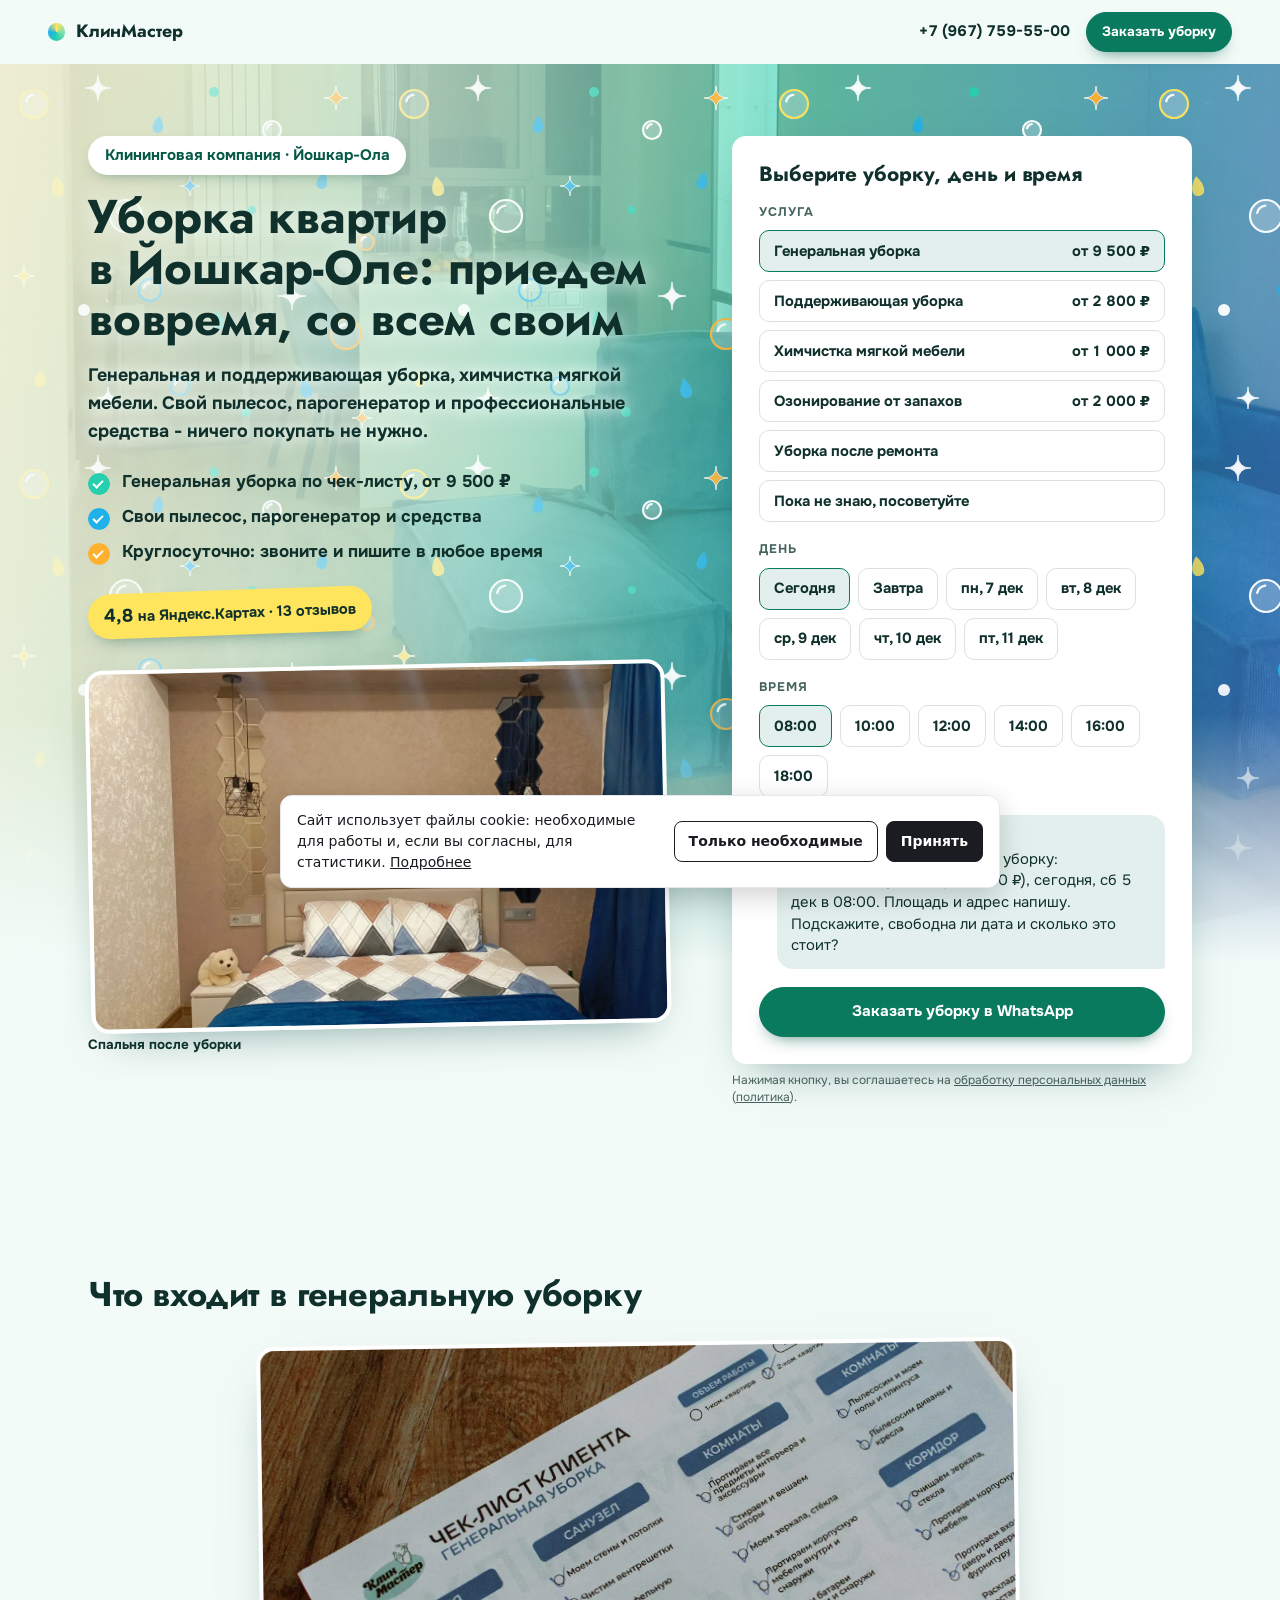
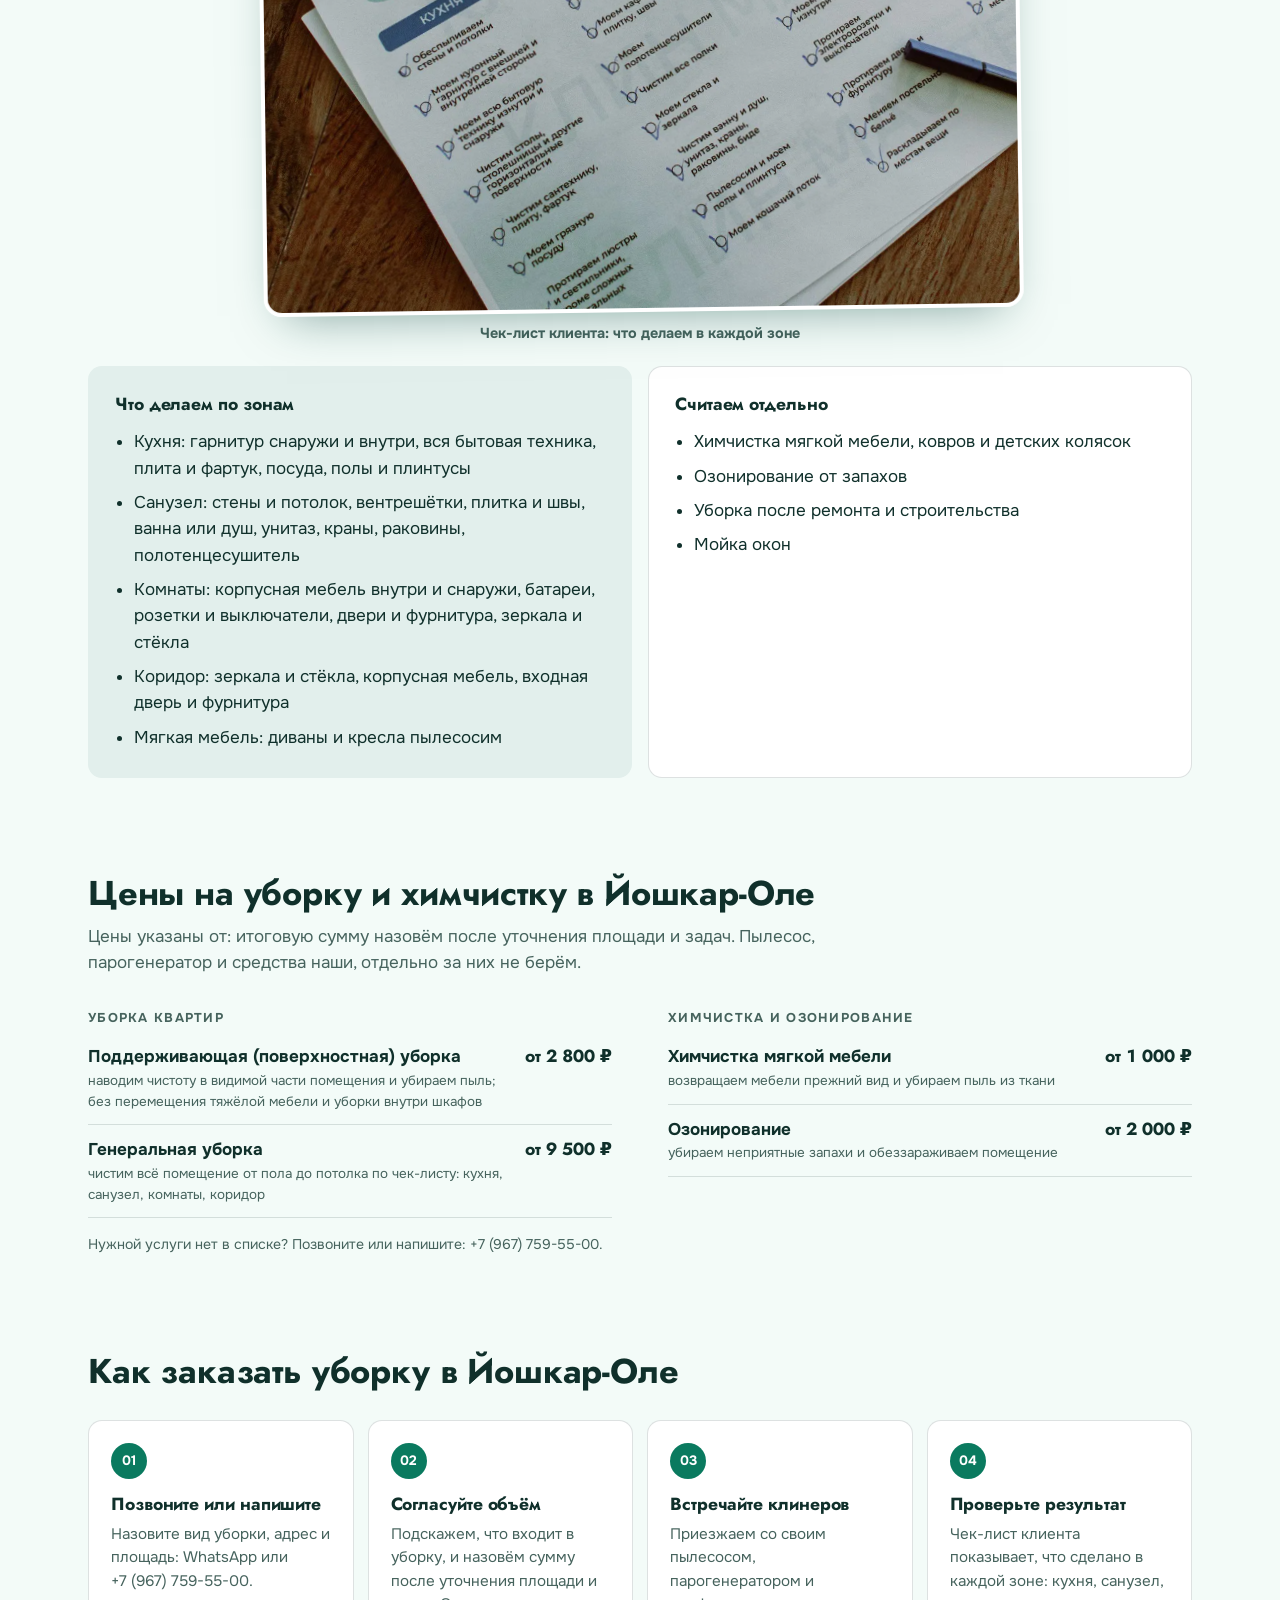
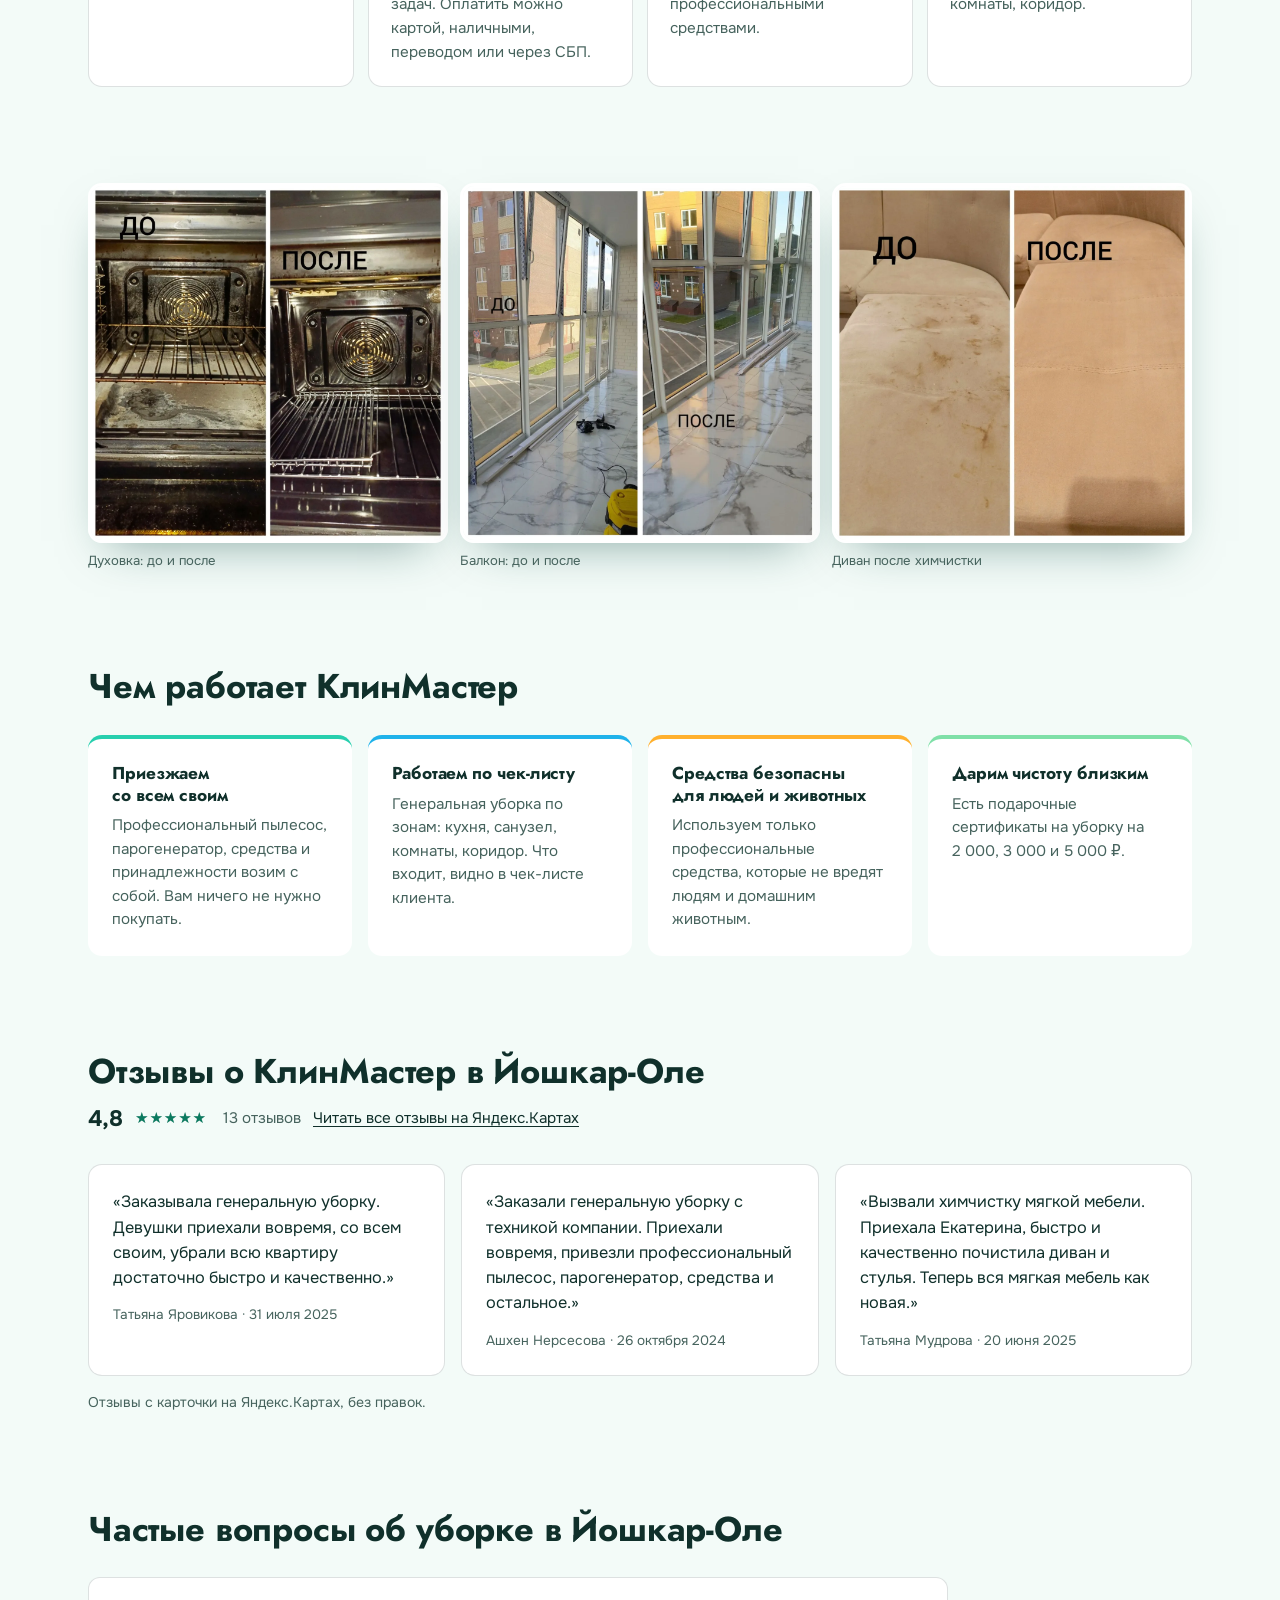
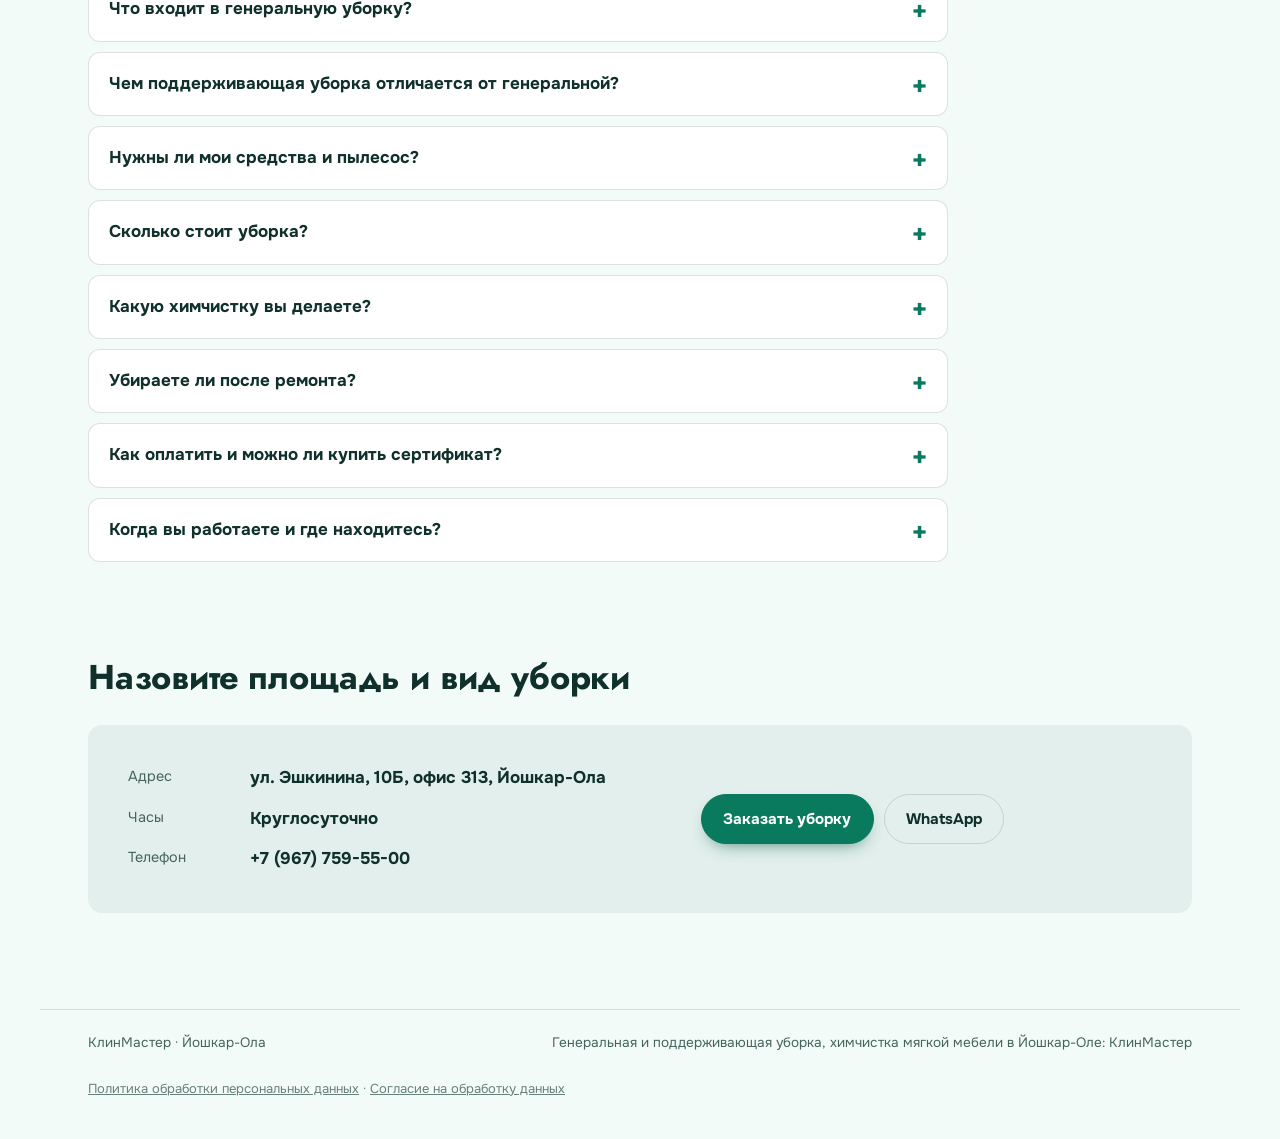
<file: index.html>
<!doctype html>
<html lang="ru">
<head>
<meta charset="utf-8">
<meta name="robots" content="noindex, nofollow" data-publish>
<meta name="viewport" content="width=device-width, initial-scale=1, viewport-fit=cover">
<title>Уборка квартир в Йошкар-Оле - КлинМастер: генеральная уборка, химчистка</title>
<link rel="canonical" href="https://ajax55sv-cell.github.io/klinmaster-yoshkar-ola/">
<meta name="description" content="КлинМастер в Йошкар-Оле: генеральная уборка от 9 500 ₽ по чек-листу, поддерживающая уборка от 2 800 ₽, химчистка мягкой мебели, озонирование. Свой пылесос, парогенератор и средства. 4,8 на Яндекс Картах, 13 отзывов. Звоните круглосуточно.">
<meta property="og:type" content="website">
<meta property="og:url" content="https://ajax55sv-cell.github.io/klinmaster-yoshkar-ola/">
<meta property="og:site_name" content="КлинМастер">
<meta property="og:locale" content="ru_RU">
<meta property="og:title" content="Уборка квартир в Йошкар-Оле - КлинМастер">
<meta property="og:description" content="КлинМастер в Йошкар-Оле: генеральная уборка от 9 500 ₽ по чек-листу, поддерживающая уборка от 2 800 ₽, химчистка мягкой мебели, озонирование. Свой пылесос, парогенератор и средства. 4,8 на Яндекс Картах, 13 отзывов. Звоните круглосуточно.">
<meta property="og:image" content="https://ajax55sv-cell.github.io/klinmaster-yoshkar-ola/assets/og.jpg">
<link rel="preload" as="font" type="font/woff2" href="assets/fonts/jost-cyrillic-700.woff2" crossorigin>
<link rel="preload" as="image" href="assets/hero.webp" fetchpriority="high">
<link rel="icon" href="data:image/svg+xml,%3Csvg xmlns=%27http://www.w3.org/2000/svg%27 viewBox=%270 0 32 32%27%3E%3Crect x=%276%27 y=%276%27 width=%2720%27 height=%2720%27 rx=%275%27 fill=%27%230a7a5f%27/%3E%3C/svg%3E">
<style>
@font-face{font-family:'Jost';font-style:normal;font-weight:700;font-display:swap;src:url('assets/fonts/jost-cyrillic-700.woff2') format('woff2');unicode-range:U+0301,U+0400-045F,U+0490-0491,U+04B0-04B1,U+2116;}
@font-face{font-family:'Jost';font-style:normal;font-weight:700;font-display:swap;src:url('assets/fonts/jost-latin-700.woff2') format('woff2');unicode-range:U+0000-00FF,U+0131,U+0152-0153,U+02BB-02BC,U+02C6,U+02DA,U+02DC,U+2000-206F,U+20AC,U+2122,U+2191,U+2193,U+2212,U+2215;}
@font-face{font-family:'Onest';font-style:normal;font-weight:400;font-display:swap;src:url('assets/fonts/onest-cyrillic-400.woff2') format('woff2');unicode-range:U+0301,U+0400-045F,U+0490-0491,U+04B0-04B1,U+2116;}
@font-face{font-family:'Onest';font-style:normal;font-weight:400;font-display:swap;src:url('assets/fonts/onest-latin-400.woff2') format('woff2');unicode-range:U+0000-00FF,U+0131,U+0152-0153,U+02BB-02BC,U+02C6,U+02DA,U+02DC,U+2000-206F,U+20AC,U+2122,U+2191,U+2193,U+2212,U+2215;}
@font-face{font-family:'Onest';font-style:normal;font-weight:700;font-display:swap;src:url('assets/fonts/onest-cyrillic-700.woff2') format('woff2');unicode-range:U+0301,U+0400-045F,U+0490-0491,U+04B0-04B1,U+2116;}
@font-face{font-family:'Onest';font-style:normal;font-weight:700;font-display:swap;src:url('assets/fonts/onest-latin-700.woff2') format('woff2');unicode-range:U+0000-00FF,U+0131,U+0152-0153,U+02BB-02BC,U+02C6,U+02DA,U+02DC,U+2000-206F,U+20AC,U+2122,U+2191,U+2193,U+2212,U+2215;}

:root { --c-canvas: #f3fbf8; --c-surface: #ffffff; --c-ink: #10302b; --c-ink-soft: #46635d; --c-accent: #0a7a5f; --c-accent-ink: #ffffff; --c-accent-deep: #065a46; --f-display: 'Jost', 'Trebuchet MS', 'Segoe UI', system-ui, sans-serif; --f-text: 'Onest', 'Segoe UI', system-ui, sans-serif; --h1k: 1; }
</style>
<link rel="stylesheet" href="style-prod.css">
<script type="application/ld+json">[{"@context":"https://schema.org","@type":"LocalBusiness","name":"КлинМастер","description":"Клининговая компания в Йошкар-Оле: генеральная и поддерживающая уборка квартир, химчистка мягкой мебели, ковров и детских колясок, озонирование, уборка после ремонта.","url":"https://ajax55sv-cell.github.io/klinmaster-yoshkar-ola/","image":"https://ajax55sv-cell.github.io/klinmaster-yoshkar-ola/assets/og.jpg","telephone":"+79677595500","openingHoursSpecification":[{"@type":"OpeningHoursSpecification","dayOfWeek":["Monday","Tuesday","Wednesday","Thursday","Friday","Saturday","Sunday"],"opens":"00:00","closes":"23:59"}],"address":{"@type":"PostalAddress","streetAddress":"улица Эшкинина, 10Б, офис 313","addressLocality":"Йошкар-Ола","addressRegion":"Республика Марий Эл","addressCountry":"RU"},"aggregateRating":{"@type":"AggregateRating","ratingValue":"4.8","ratingCount":"20","reviewCount":"13"},"paymentAccepted":"Наличные, банковская карта, банковский перевод, СБП","areaServed":{"@type":"City","name":"Йошкар-Ола"},"hasOfferCatalog":{"@type":"OfferCatalog","name":"Услуги","itemListElement":[{"@type":"Offer","itemOffered":{"@type":"Service","name":"Поддерживающая уборка"}},{"@type":"Offer","itemOffered":{"@type":"Service","name":"Генеральная уборка"}},{"@type":"Offer","itemOffered":{"@type":"Service","name":"Химчистка мягкой мебели"}},{"@type":"Offer","itemOffered":{"@type":"Service","name":"Озонирование"}},{"@type":"Offer","itemOffered":{"@type":"Service","name":"Уборка после ремонта"}},{"@type":"Offer","itemOffered":{"@type":"Service","name":"Химчистка ковров"}}]},"sameAs":["https://yandex.ru/maps/org/klinmaster/17429196065/"]},{"@context":"https://schema.org","@type":"FAQPage","mainEntity":[{"@type":"Question","name":"Что входит в генеральную уборку?","acceptedAnswer":{"@type":"Answer","text":"Работаем по чек-листу по зонам. На кухне моем гарнитур снаружи и внутри, технику, плиту и фартук. В санузле - плитку и швы, ванну или душ, унитаз и краны. В комнатах - мебель, батареи, розетки и двери. В коридоре - зеркала, мебель и входную дверь."}},{"@type":"Question","name":"Чем поддерживающая уборка отличается от генеральной?","acceptedAnswer":{"@type":"Answer","text":"Поддерживающая наводит чистоту в видимой части помещения и убирает пыль: без перемещения тяжёлой мебели, уборки внутри шкафов и удаления сильных пятен. Генеральная - это чистка всего помещения от пола до потолка."}},{"@type":"Question","name":"Нужны ли мои средства и пылесос?","acceptedAnswer":{"@type":"Answer","text":"Нет. Приезжаем со своим профессиональным пылесосом, парогенератором, средствами и принадлежностями."}},{"@type":"Question","name":"Сколько стоит уборка?","acceptedAnswer":{"@type":"Answer","text":"Поддерживающая уборка - от 2 800 ₽, генеральная - от 9 500 ₽, химчистка мягкой мебели - от 1 000 ₽, озонирование - от 2 000 ₽. Точную сумму называем после уточнения площади и задач."}},{"@type":"Question","name":"Какую химчистку вы делаете?","acceptedAnswer":{"@type":"Answer","text":"Чистим мягкую мебель, ковры, детские коляски и мягкие игрушки. Выезжаем на дом."}},{"@type":"Question","name":"Убираете ли после ремонта?","acceptedAnswer":{"@type":"Answer","text":"Да, убираем после ремонта и строительства, моем окна и балконы."}},{"@type":"Question","name":"Как оплатить и можно ли купить сертификат?","acceptedAnswer":{"@type":"Answer","text":"Оплатить можно картой, наличными, банковским переводом, безналичным расчётом или через СБП. Есть подарочные сертификаты на 2 000, 3 000 и 5 000 ₽."}},{"@type":"Question","name":"Когда вы работаете и где находитесь?","acceptedAnswer":{"@type":"Answer","text":"Работаем круглосуточно: звоните и пишите в любое время. Офис находится в Йошкар-Оле, на улице Эшкинина, 10Б, офис 313. Выезжаем на дом."}}]}]</script>
<style>
/* legal-add */
.legal-links{margin-top:10px;font-size:13px;opacity:.8;hyphens:none}
.legal-links a{color:inherit}
.ckn{margin:8px 0 0;font-size:12px;line-height:1.45;opacity:.75;hyphens:none}
.ckn a{color:inherit;text-decoration:underline}
.ckb{position:fixed;left:12px;right:12px;bottom:12px;z-index:9999;max-width:720px;margin:0 auto;padding:14px 16px;background:#fff;color:#1b1c22;border:1px solid #e7e8ee;border-radius:12px;box-shadow:0 8px 28px rgba(0,0,0,.18);font:400 14px/1.5 system-ui,-apple-system,"Segoe UI",Arial,sans-serif;hyphens:none;display:flex;gap:12px;align-items:center;flex-wrap:wrap}
.ckb p{margin:0;flex:1 1 280px}
.ckb a{color:inherit;text-decoration:underline}
.ckb__b{display:flex;gap:8px;flex-wrap:wrap}
.ckb button{font:inherit;font-weight:600;padding:9px 14px;border-radius:8px;border:1px solid #1b1c22;background:#fff;color:#1b1c22;cursor:pointer}
.ckb button[data-v="all"]{background:#1b1c22;color:#fff}
</style>
</head>
<body class="s-prod" id="top" data-wa="79677595500" data-tg="" data-max="">
<header class="s-bar" data-s-bar>
  <a class="s-bar__brand" href="#top"><i aria-hidden="true"></i>КлинМастер</a>
  <div class="s-bar__right">
    <a class="s-bar__tel" href="tel:+79677595500"><span class="nw">+7 (967) 759-55-00</span></a>
    <a class="s-btn s-btn--sm" href="#widget">Заказать уборку</a>
  </div>
</header>
<main>
  <section class="s-hero">
    <div class="s-hero__text">
      <p class="s-eyebrow">Клининговая компания · <span class="nw">Йошкар-Ола</span></p>
      <h1>Уборка квартир в <span class="nw">Йошкар-Оле</span>: приедем вовремя, со всем своим</h1>
      <p class="s-lead">Генеральная и поддерживающая уборка, химчистка мягкой мебели. Свой пылесос, парогенератор и профессиональные средства - ничего покупать не нужно.</p>
      <ul class="s-ticks"><li>Генеральная уборка по <span class="nw">чек-листу</span>, от 9 500 ₽</li><li>Свои пылесос, парогенератор и средства</li><li>Круглосуточно: звоните и пишите в любое время</li></ul>
      <p class="s-rating"><b>4,8</b> на Яндекс.Картах · 13 отзывов</p>
      <figure class="s-hero__photo"><img class="" src="assets/spalnya.webp" alt="Спальня после уборки: заправленная кровать с синим покрывалом, чистые стены и пол" loading="lazy" decoding="async" style="object-position:50% 55%"><figcaption>Спальня после уборки</figcaption></figure>
    </div>
    <div class="s-hero__widget" id="widget"><form class="s-widget" data-s-booking data-days="7" data-closed="" data-slots="08:00,10:00,12:00,14:00,16:00,18:00" data-message="Здравствуйте! Хочу заказать уборку: {услуга}, {день} в {время}. Площадь и адрес напишу. Подскажите, свободна ли дата и сколько это стоит?" onsubmit="return false">
      <h2 class="s-widget__title">Выберите уборку, день и время</h2>
      <fieldset><legend>Услуга</legend>
        <div class="s-chips s-chips--col"><label class="s-chip s-chip--row"><input type="radio" name="svc" value="0" data-name="Генеральная уборка" data-price="9500" data-from="1" data-min="" checked><span>Генеральная уборка</span><b>от 9 500 ₽</b></label><label class="s-chip s-chip--row"><input type="radio" name="svc" value="1" data-name="Поддерживающая уборка" data-price="2800" data-from="1" data-min=""><span>Поддерживающая уборка</span><b>от 2 800 ₽</b></label><label class="s-chip s-chip--row"><input type="radio" name="svc" value="2" data-name="Химчистка мягкой мебели" data-price="1000" data-from="1" data-min=""><span>Химчистка мягкой мебели</span><b>от 1 000 ₽</b></label><label class="s-chip s-chip--row"><input type="radio" name="svc" value="3" data-name="Озонирование от запахов" data-price="2000" data-from="1" data-min=""><span>Озонирование от запахов</span><b>от 2 000 ₽</b></label><label class="s-chip s-chip--row"><input type="radio" name="svc" value="4" data-name="Уборка после ремонта" data-price="" data-from="" data-min=""><span>Уборка после ремонта</span><b></b></label><label class="s-chip s-chip--row"><input type="radio" name="svc" value="5" data-name="Пока не знаю, посоветуйте" data-price="" data-from="" data-min=""><span>Пока не знаю, посоветуйте</span><b></b></label></div>
      </fieldset>
      <fieldset><legend>День</legend><div class="s-chips" data-s-days></div></fieldset>
      <fieldset><legend>Время</legend><div class="s-chips" data-s-times></div></fieldset>
      <div class="s-bubble" aria-live="polite"><span class="s-bubble__label">Ваше сообщение</span><p data-s-bubble></p></div>
      <div class="s-send">
        <a class="s-btn s-btn--wide" data-s-msg="whatsapp" href="https://wa.me/79677595500" target="_blank" rel="noopener">Заказать уборку в WhatsApp</a>
        
      </div>
      <p class="s-send__note" data-s-copied hidden>Текст скопирован - вставьте его в чат.</p>
      
    </form><p class="ckn">Нажимая кнопку, вы соглашаетесь на <a href="soglasie.html">обработку персональных данных</a> (<a href="politika.html">политика</a>).</p></div>
    <figure class="s-hero__bg" aria-hidden="true"><img class="" src="assets/hero.webp" alt="Светлая чистая гостиная с синим диваном и кухней-островом после уборки" decoding="async" style="object-position:50% 55%" fetchpriority="high"></figure>
  </section>

  <section class="s-section s-reveal">
    <header class="s-section__head"><h2>Что входит в генеральную уборку</h2></header>
    <figure class="s-chk"><img src="assets/chek-list.webp" alt="Чек-лист клиента «Генеральная уборка» КлинМастер: зоны кухня, санузел, комнаты, коридор с галочками у каждого пункта" loading="lazy" decoding="async"><figcaption><span class="nw">Чек-лист</span> клиента: что делаем в каждой зоне</figcaption></figure>
    <div class="s-incl">
      <div><h3>Что делаем по зонам</h3><ul><li>Кухня: гарнитур снаружи и внутри, вся бытовая техника, плита и фартук, посуда, полы и плинтусы</li><li>Санузел: стены и потолок, вентрешётки, плитка и швы, ванна или душ, унитаз, краны, раковины, полотенцесушитель</li><li>Комнаты: корпусная мебель внутри и снаружи, батареи, розетки и выключатели, двери и фурнитура, зеркала и стёкла</li><li>Коридор: зеркала и стёкла, корпусная мебель, входная дверь и фурнитура</li><li>Мягкая мебель: диваны и кресла пылесосим</li></ul></div>
      <div><h3>Считаем отдельно</h3><ul><li>Химчистка мягкой мебели, ковров и детских колясок</li><li>Озонирование от запахов</li><li>Уборка после ремонта и строительства</li><li>Мойка окон</li></ul></div>
    </div>
  </section>

  <section class="s-section s-reveal" id="prices">
    <header class="s-section__head"><h2>Цены на уборку и химчистку в <span class="nw">Йошкар-Оле</span></h2><p>Цены указаны от: итоговую сумму назовём после уточнения площади и задач. Пылесос, парогенератор и средства наши, отдельно за них не берём.</p></header>
    <div class="s-board"><div class="s-board__group">
      <h3 class="s-board__title">Уборка квартир</h3>
      <ul class="s-board__list">
        <li class="s-board__row"><span class="s-board__name">Поддерживающая (поверхностная) уборка<em>наводим чистоту в видимой части помещения и убираем пыль; без перемещения тяжёлой мебели и уборки внутри шкафов</em></span><span class="s-board__dots" aria-hidden="true"></span><span class="s-board__price">от 2 800 ₽</span></li>
        <li class="s-board__row"><span class="s-board__name">Генеральная уборка<em>чистим всё помещение от пола до потолка по <span class="nw">чек-листу</span>: кухня, санузел, комнаты, коридор</em></span><span class="s-board__dots" aria-hidden="true"></span><span class="s-board__price">от 9 500 ₽</span></li>
      </ul>
    </div>
<div class="s-board__group">
      <h3 class="s-board__title">Химчистка и озонирование</h3>
      <ul class="s-board__list">
        <li class="s-board__row"><span class="s-board__name">Химчистка мягкой мебели<em>возвращаем мебели прежний вид и убираем пыль из ткани</em></span><span class="s-board__dots" aria-hidden="true"></span><span class="s-board__price">от 1 000 ₽</span></li>
        <li class="s-board__row"><span class="s-board__name">Озонирование<em>убираем неприятные запахи и обеззараживаем помещение</em></span><span class="s-board__dots" aria-hidden="true"></span><span class="s-board__price">от 2 000 ₽</span></li>
      </ul>
    </div></div>
    <p class="s-note">Нужной услуги нет в списке? Позвоните или напишите: <span class="nw">+7 (967) 759-55-00</span>.</p>
  </section>

  <section class="s-section s-reveal">
    <header class="s-section__head"><h2>Как заказать уборку в <span class="nw">Йошкар-Оле</span></h2></header>
    <ol class="s-steps">
      <li class="s-steps__item"><span class="s-steps__n">01</span><h3>Позвоните или напишите</h3><p>Назовите вид уборки, адрес и площадь: WhatsApp или <span class="nw">+7 (967) 759-55-00</span>.</p></li>
      <li class="s-steps__item"><span class="s-steps__n">02</span><h3>Согласуйте объём</h3><p>Подскажем, что входит в уборку, и назовём сумму после уточнения площади и задач. Оплатить можно картой, наличными, переводом или через СБП.</p></li>
      <li class="s-steps__item"><span class="s-steps__n">03</span><h3>Встречайте клинеров</h3><p>Приезжаем со своим пылесосом, парогенератором и профессиональными средствами.</p></li>
      <li class="s-steps__item"><span class="s-steps__n">04</span><h3>Проверьте результат</h3><p><span class="nw">Чек-лист</span> клиента показывает, что сделано в каждой зоне: кухня, санузел, комнаты, коридор.</p></li>
    </ol>
  </section>

  <section class="s-photos s-reveal" aria-label="Фото КлинМастер"><h2 class="sr-only">Фото работ КлинМастер в <span class="nw">Йошкар-Оле</span>: духовка, балкон и диван до и после</h2><figure><img class="" src="assets/duhovka.webp" alt="Духовка до и после уборки: слева налёт и нагар, справа чистые стенки и решётка" loading="lazy" decoding="async"><figcaption>Духовка: до и после</figcaption></figure><figure><img class="" src="assets/balkon.webp" alt="Балкон с панорамными окнами до и после уборки: справа чистые стёкла и блестящий мраморный пол" loading="lazy" decoding="async"><figcaption>Балкон: до и после</figcaption></figure><figure><img class="" src="assets/divan.webp" alt="Диван до и после химчистки: слева пятна на ткани, справа чистая обивка" loading="lazy" decoding="async"><figcaption>Диван после химчистки</figcaption></figure></section>

  <section class="s-section s-reveal">
    <header class="s-section__head"><h2>Чем работает КлинМастер</h2></header>
    <ul class="s-promises">
      <li><h3>Приезжаем со всем своим</h3><p>Профессиональный пылесос, парогенератор, средства и принадлежности возим с собой. Вам ничего не нужно покупать.</p></li>
      <li><h3>Работаем по <span class="nw">чек-листу</span></h3><p>Генеральная уборка по зонам: кухня, санузел, комнаты, коридор. Что входит, видно в <span class="nw">чек-листе</span> клиента.</p></li>
      <li><h3>Средства безопасны для людей и животных</h3><p>Используем только профессиональные средства, которые не вредят людям и домашним животным.</p></li>
      <li><h3>Дарим чистоту близким</h3><p>Есть подарочные сертификаты на уборку на 2 000, 3 000 и 5 000 ₽.</p></li>
    </ul>
  </section>

  <section class="s-section s-reveal">
    <header class="s-section__head s-section__head--reviews"><h2>Отзывы о КлинМастер в <span class="nw">Йошкар-Оле</span></h2><p class="s-reviews__rating"><span class="s-reviews__num">4,8</span><span class="s-reviews__stars" style="--r: 4.8" aria-label="рейтинг 4,8 из 5"></span><span class="s-reviews__count">13 отзывов</span><a class="s-reviews__all" href="https://yandex.ru/maps/org/klinmaster/17429196065/" target="_blank" rel="noopener">Читать все отзывы на Яндекс.Картах</a></p></header>
    <ul class="s-reviews">
      <li><blockquote>«Заказывала генеральную уборку. Девушки приехали вовремя, со всем своим, убрали всю квартиру достаточно быстро и качественно.»</blockquote><p class="s-reviews__who">Татьяна Яровикова · 31 июля 2025</p></li>
      <li><blockquote>«Заказали генеральную уборку с техникой компании. Приехали вовремя, привезли профессиональный пылесос, парогенератор, средства и остальное.»</blockquote><p class="s-reviews__who">Ашхен Нерсесова · 26 октября 2024</p></li>
      <li><blockquote>«Вызвали химчистку мягкой мебели. Приехала Екатерина, быстро и качественно почистила диван и стулья. Теперь вся мягкая мебель как новая.»</blockquote><p class="s-reviews__who">Татьяна Мудрова · 20 июня 2025</p></li>
    </ul>
    <p class="s-note">Отзывы с карточки на Яндекс.Картах, без правок.</p>
  </section>

  <section class="s-section s-reveal">
    <header class="s-section__head"><h2>Частые вопросы об уборке в <span class="nw">Йошкар-Оле</span></h2></header>
    <div class="s-faq"><details><summary>Что входит в генеральную уборку?</summary><p>Работаем по <span class="nw">чек-листу</span> по зонам. На кухне моем гарнитур снаружи и внутри, технику, плиту и фартук. В санузле - плитку и швы, ванну или душ, унитаз и краны. В комнатах - мебель, батареи, розетки и двери. В коридоре - зеркала, мебель и входную дверь.</p></details><details><summary>Чем поддерживающая уборка отличается от генеральной?</summary><p>Поддерживающая наводит чистоту в видимой части помещения и убирает пыль: без перемещения тяжёлой мебели, уборки внутри шкафов и удаления сильных пятен. Генеральная - это чистка всего помещения от пола до потолка.</p></details><details><summary>Нужны ли мои средства и пылесос?</summary><p>Нет. Приезжаем со своим профессиональным пылесосом, парогенератором, средствами и принадлежностями.</p></details><details><summary>Сколько стоит уборка?</summary><p>Поддерживающая уборка - от 2 800 ₽, генеральная - от 9 500 ₽, химчистка мягкой мебели - от 1 000 ₽, озонирование - от 2 000 ₽. Точную сумму называем после уточнения площади и задач.</p></details><details><summary>Какую химчистку вы делаете?</summary><p>Чистим мягкую мебель, ковры, детские коляски и мягкие игрушки. Выезжаем на дом.</p></details><details><summary>Убираете ли после ремонта?</summary><p>Да, убираем после ремонта и строительства, моем окна и балконы.</p></details><details><summary>Как оплатить и можно ли купить сертификат?</summary><p>Оплатить можно картой, наличными, банковским переводом, безналичным расчётом или через СБП. Есть подарочные сертификаты на 2 000, 3 000 и 5 000 ₽.</p></details><details><summary>Когда вы работаете и где находитесь?</summary><p>Работаем круглосуточно: звоните и пишите в любое время. Офис находится в <span class="nw">Йошкар-Оле</span>, на улице Эшкинина, 10Б, офис 313. Выезжаем на дом.</p></details></div>
  </section>

  <section class="s-section s-final s-reveal" id="contacts">
    <header class="s-section__head"><h2>Назовите площадь и вид уборки</h2></header>
    <div class="s-contacts">
      <dl>
        <div><dt>Адрес</dt><dd>ул. Эшкинина, 10Б, офис 313, <span class="nw">Йошкар-Ола</span></dd></div>
        <div><dt>Часы</dt><dd>Круглосуточно</dd></div>
        <div><dt>Телефон</dt><dd><a href="tel:+79677595500"><span class="nw">+7 (967) 759-55-00</span></a></dd></div>
      </dl>
      <div class="s-contacts__actions">
        <a class="s-btn" href="#widget">Заказать уборку</a>
        <a class="s-btn s-btn--ghost" data-s-msg="whatsapp" href="https://wa.me/79677595500" target="_blank" rel="noopener">WhatsApp</a>
        
      </div>
    </div>
  </section>
</main>
<footer class="s-foot"><p>КлинМастер · <span class="nw">Йошкар-Ола</span></p><p>Генеральная и поддерживающая уборка, химчистка мягкой мебели в <span class="nw">Йошкар-Оле</span>: КлинМастер</p><p class="legal-links"><a href="politika.html">Политика обработки персональных данных</a> · <a href="soglasie.html">Согласие на обработку данных</a></p></footer>
<nav class="s-dock" aria-label="Быстрая связь"><a class="s-btn" href="#widget">Заказать уборку</a><a class="s-btn s-btn--ghost" href="tel:+79677595500">Позвонить</a></nav>
<script src="style.js" defer></script>
<script>
(function(){var K='cookie-choice';try{if(localStorage.getItem(K))return}catch(e){}
var b=document.createElement('div');b.className='ckb';b.setAttribute('role','dialog');b.setAttribute('aria-label','Файлы cookie');
b.innerHTML='<p>Сайт использует файлы cookie: необходимые для работы и, если вы согласны, для статистики. <a href="politika.html">Подробнее</a></p><div class="ckb__b"><button type="button" data-v="necessary">Только необходимые</button><button type="button" data-v="all">Принять</button></div>';
b.addEventListener('click',function(e){var v=e.target.getAttribute&&e.target.getAttribute('data-v');if(!v)return;try{localStorage.setItem(K,v)}catch(x){}try{document.dispatchEvent(new CustomEvent('cookie-choice',{detail:v}))}catch(x){}b.remove()});
document.body.appendChild(b)})();
</script>
<!-- legal-add -->
</body>
</html>
</file>
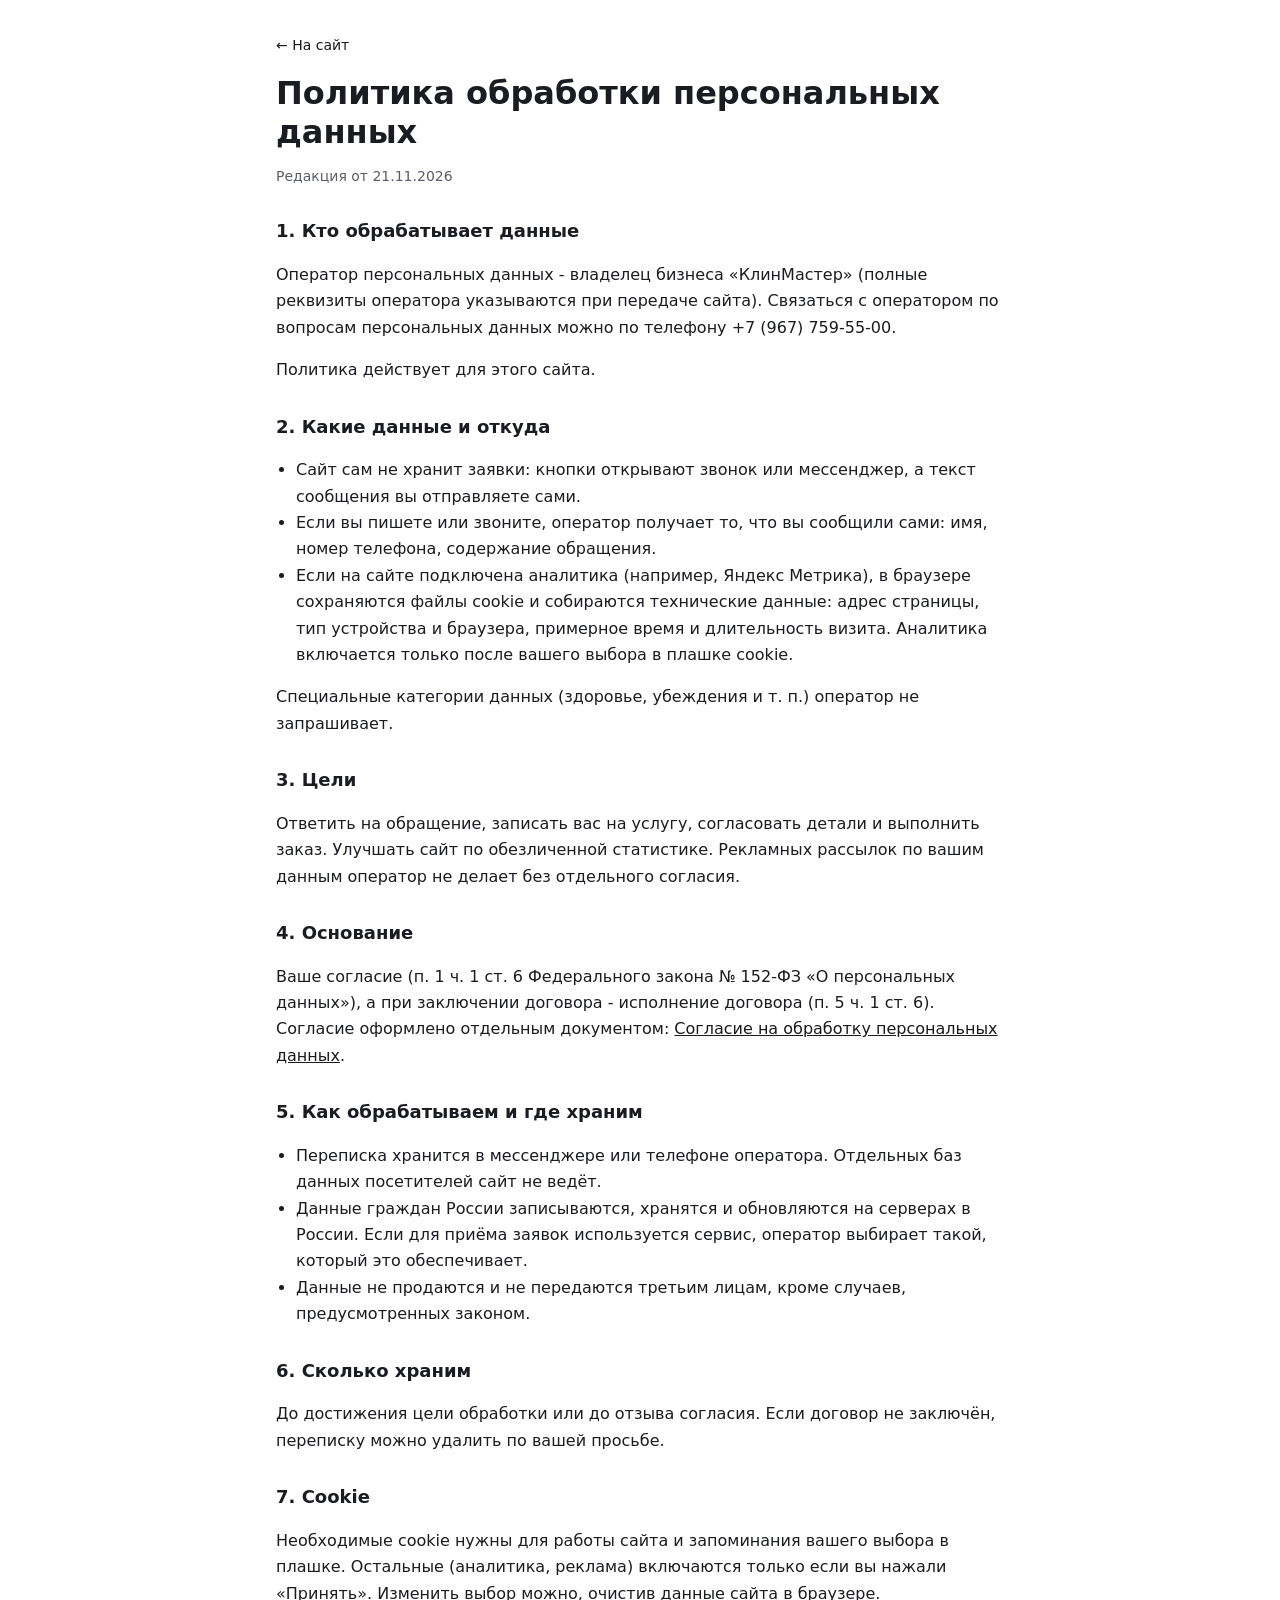
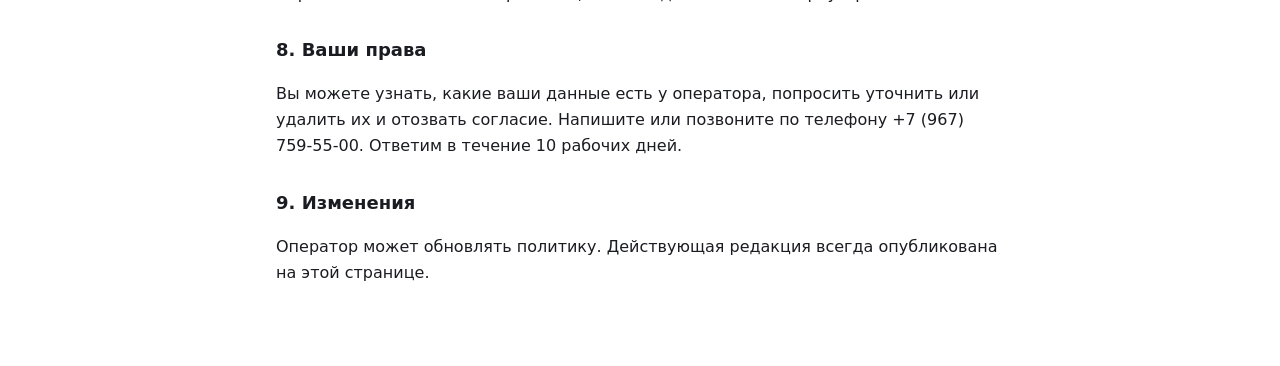
<file: politika.html>
<!doctype html>
<html lang="ru">
<head>
<meta charset="utf-8">
<meta name="viewport" content="width=device-width, initial-scale=1">
<title>Политика обработки персональных данных - КлинМастер</title>
<style>:root{--accent:#1a1a1a;--ink:#1b1c22;--ink-2:#5b5d68;--line:#e7e8ee}
*{box-sizing:border-box}
html,body,h1,h2,p,li{hyphens:none;-webkit-hyphens:none}
body{margin:0;background:#fff;color:var(--ink);font:400 16px/1.65 system-ui,-apple-system,"Segoe UI",Arial,sans-serif}
main{max-width:760px;margin:0 auto;padding:32px 16px 64px}
a{color:var(--accent)}
h1{font-size:clamp(24px,4vw,32px);line-height:1.2;margin:16px 0 6px}
h2{font-size:18px;margin:28px 0 8px}
.muted{color:var(--ink-2);font-size:14px}
.back{font-size:14px;text-decoration:none}
ul{padding-left:20px}</style>
</head>
<body>
<main>
<a class="back" href="./">← На сайт</a>
<h1>Политика обработки персональных данных</h1>
<p class="muted">Редакция от 21.11.2026</p>

<h2>1. Кто обрабатывает данные</h2>
<p>Оператор персональных данных - владелец бизнеса «КлинМастер» (полные реквизиты оператора указываются при передаче сайта). Связаться с оператором по вопросам персональных данных можно по телефону +7 (967) 759-55-00.</p>
<p>Политика действует для этого сайта.</p>

<h2>2. Какие данные и откуда</h2>
<ul>
<li>Сайт сам не хранит заявки: кнопки открывают звонок или мессенджер, а текст сообщения вы отправляете сами.</li>
<li>Если вы пишете или звоните, оператор получает то, что вы сообщили сами: имя, номер телефона, содержание обращения.</li>
<li>Если на сайте подключена аналитика (например, Яндекс Метрика), в браузере сохраняются файлы cookie и собираются технические данные: адрес страницы, тип устройства и браузера, примерное время и длительность визита. Аналитика включается только после вашего выбора в плашке cookie.</li>
</ul>
<p>Специальные категории данных (здоровье, убеждения и т. п.) оператор не запрашивает.</p>

<h2>3. Цели</h2>
<p>Ответить на обращение, записать вас на услугу, согласовать детали и выполнить заказ. Улучшать сайт по обезличенной статистике. Рекламных рассылок по вашим данным оператор не делает без отдельного согласия.</p>

<h2>4. Основание</h2>
<p>Ваше согласие (п. 1 ч. 1 ст. 6 Федерального закона № 152-ФЗ «О персональных данных»), а при заключении договора - исполнение договора (п. 5 ч. 1 ст. 6). Согласие оформлено отдельным документом: <a href="soglasie.html">Согласие на обработку персональных данных</a>.</p>

<h2>5. Как обрабатываем и где храним</h2>
<ul>
<li>Переписка хранится в мессенджере или телефоне оператора. Отдельных баз данных посетителей сайт не ведёт.</li>
<li>Данные граждан России записываются, хранятся и обновляются на серверах в России. Если для приёма заявок используется сервис, оператор выбирает такой, который это обеспечивает.</li>
<li>Данные не продаются и не передаются третьим лицам, кроме случаев, предусмотренных законом.</li>
</ul>

<h2>6. Сколько храним</h2>
<p>До достижения цели обработки или до отзыва согласия. Если договор не заключён, переписку можно удалить по вашей просьбе.</p>

<h2>7. Cookie</h2>
<p>Необходимые cookie нужны для работы сайта и запоминания вашего выбора в плашке. Остальные (аналитика, реклама) включаются только если вы нажали «Принять». Изменить выбор можно, очистив данные сайта в браузере.</p>

<h2>8. Ваши права</h2>
<p>Вы можете узнать, какие ваши данные есть у оператора, попросить уточнить или удалить их и отозвать согласие. Напишите или позвоните по телефону +7 (967) 759-55-00. Ответим в течение 10 рабочих дней.</p>

<h2>9. Изменения</h2>
<p>Оператор может обновлять политику. Действующая редакция всегда опубликована на этой странице.</p>

</main>
</body>
</html>
</file>
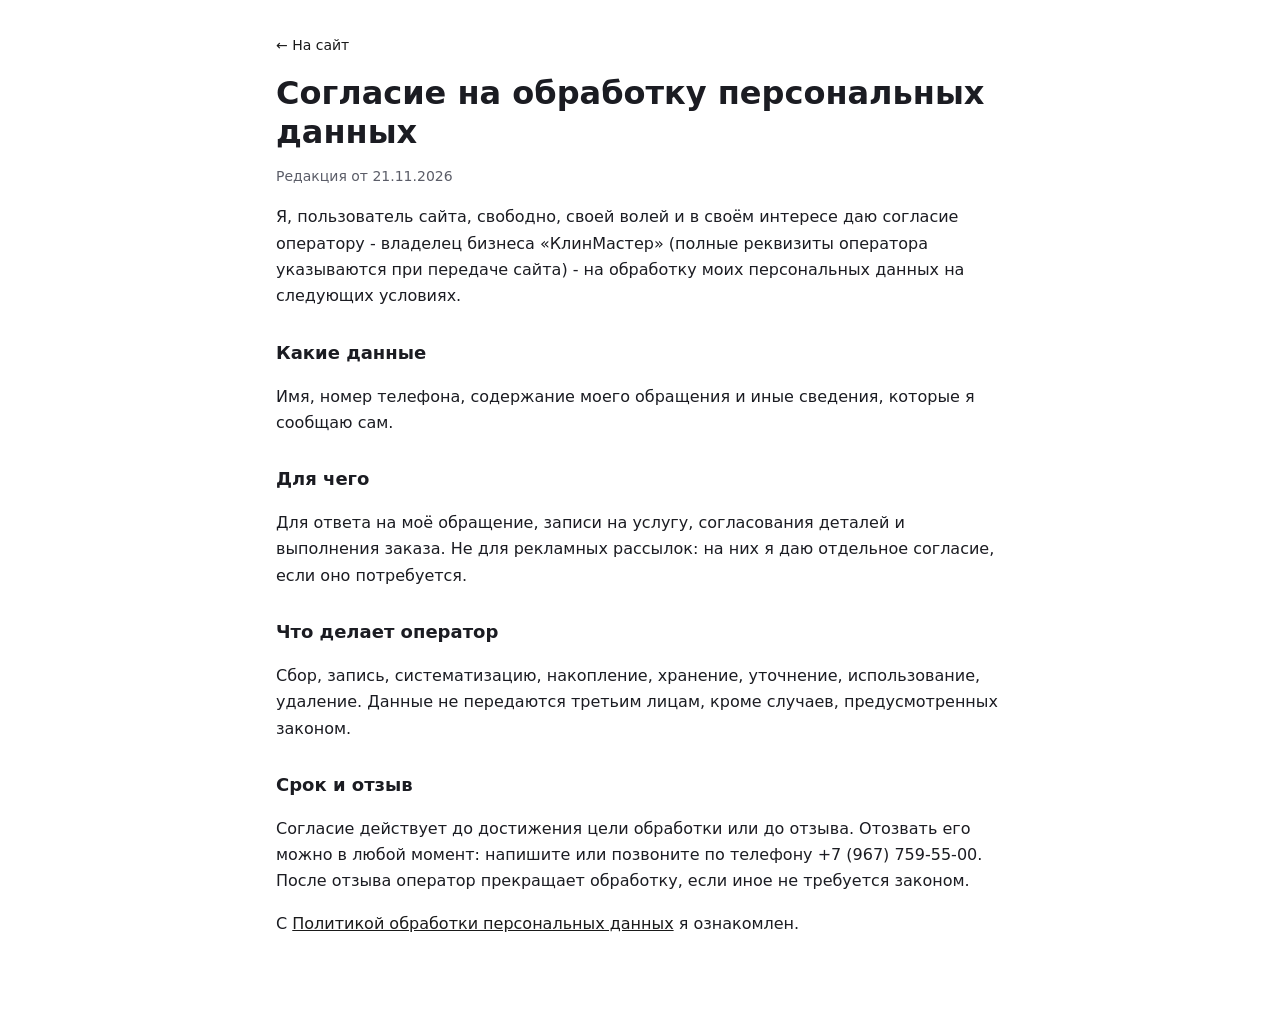
<file: soglasie.html>
<!doctype html>
<html lang="ru">
<head>
<meta charset="utf-8">
<meta name="viewport" content="width=device-width, initial-scale=1">
<title>Согласие на обработку персональных данных - КлинМастер</title>
<style>:root{--accent:#1a1a1a;--ink:#1b1c22;--ink-2:#5b5d68;--line:#e7e8ee}
*{box-sizing:border-box}
html,body,h1,h2,p,li{hyphens:none;-webkit-hyphens:none}
body{margin:0;background:#fff;color:var(--ink);font:400 16px/1.65 system-ui,-apple-system,"Segoe UI",Arial,sans-serif}
main{max-width:760px;margin:0 auto;padding:32px 16px 64px}
a{color:var(--accent)}
h1{font-size:clamp(24px,4vw,32px);line-height:1.2;margin:16px 0 6px}
h2{font-size:18px;margin:28px 0 8px}
.muted{color:var(--ink-2);font-size:14px}
.back{font-size:14px;text-decoration:none}
ul{padding-left:20px}</style>
</head>
<body>
<main>
<a class="back" href="./">← На сайт</a>
<h1>Согласие на обработку персональных данных</h1>
<p class="muted">Редакция от 21.11.2026</p>

<p>Я, пользователь сайта, свободно, своей волей и в своём интересе даю согласие оператору - владелец бизнеса «КлинМастер» (полные реквизиты оператора указываются при передаче сайта) - на обработку моих персональных данных на следующих условиях.</p>

<h2>Какие данные</h2>
<p>Имя, номер телефона, содержание моего обращения и иные сведения, которые я сообщаю сам.</p>

<h2>Для чего</h2>
<p>Для ответа на моё обращение, записи на услугу, согласования деталей и выполнения заказа. Не для рекламных рассылок: на них я даю отдельное согласие, если оно потребуется.</p>

<h2>Что делает оператор</h2>
<p>Сбор, запись, систематизацию, накопление, хранение, уточнение, использование, удаление. Данные не передаются третьим лицам, кроме случаев, предусмотренных законом.</p>

<h2>Срок и отзыв</h2>
<p>Согласие действует до достижения цели обработки или до отзыва. Отозвать его можно в любой момент: напишите или позвоните по телефону +7 (967) 759-55-00. После отзыва оператор прекращает обработку, если иное не требуется законом.</p>

<p>С <a href="politika.html">Политикой обработки персональных данных</a> я ознакомлен.</p>

</main>
</body>
</html>
</file>
<file: style-prod.css>
/* Стиль «Продающий»: лендинг под заявки. Главная деталь – калькулятор или онлайн-запись на первом экране
   и живое «сообщение-превью», которое уходит владельцу в мессенджер. Цвета и шрифты – из палитры ниши. */
*, *::before, *::after { box-sizing: border-box; }
:root {
  --hair: color-mix(in srgb, var(--c-ink) 14%, transparent);
  --tint: color-mix(in srgb, var(--c-accent) 12%, var(--c-surface));
  --wrap: 1200px; --gut: clamp(16px, 4vw, 48px);
  --r: 14px;
  --shadow: 0 18px 50px -18px color-mix(in srgb, #000 55%, transparent);
}
html { scroll-behavior: smooth; -webkit-text-size-adjust: 100%; overflow-x: clip; }
body { margin: 0; background: var(--c-canvas); color: var(--c-ink); font: 400 17px/1.55 var(--f-text); -webkit-font-smoothing: antialiased; }
img { display: block; max-width: 100%; }
a { color: inherit; }
h1, h2, h3 { font-family: var(--f-display); font-weight: 700; line-height: 1.06; margin: 0; letter-spacing: -.015em; text-wrap: balance; }
p { margin: 0; }
fieldset { border: 0; margin: 0; padding: 0; min-width: 0; }
:focus-visible { outline: 2px solid var(--c-accent); outline-offset: 3px; border-radius: 4px; }

.s-btn { display: inline-flex; align-items: center; justify-content: center; min-height: 50px; padding: 0 1.4em; border-radius: 999px;
  background: var(--c-accent); color: var(--c-accent-ink); font: 700 .95rem/1.1 var(--f-text); text-decoration: none; border: 1px solid var(--c-accent);
  text-align: center; transition: filter .2s ease, transform .2s ease; cursor: pointer; }
.s-btn:hover { filter: brightness(1.07); }
.s-btn:active { transform: translateY(1px); }
.s-btn--sm { min-height: 40px; padding: 0 1.1em; font-size: .85rem; }
.s-btn--ghost { background: transparent; color: var(--c-ink); border-color: var(--hair); font-weight: 600; }
.s-btn--wide { flex: 1; }

/* шапка */
.s-bar { position: sticky; top: 0; z-index: 30; display: flex; align-items: center; justify-content: space-between; gap: 16px;
  padding: 10px var(--gut); background: color-mix(in srgb, var(--c-canvas) 88%, transparent); -webkit-backdrop-filter: blur(10px); backdrop-filter: blur(10px); }
.s-bar.is-scrolled { box-shadow: 0 1px 0 var(--hair); }
.s-bar__brand { font: 700 1rem/1 var(--f-display); text-decoration: none; display: inline-flex; align-items: center; gap: .6em; min-height: 44px; white-space: nowrap; min-width: 0; }
.s-bar__brand i { width: .75em; height: .75em; border-radius: 50%; background: var(--c-accent); }
.s-bar__right { display: flex; align-items: center; gap: 16px; }
.s-bar__tel { text-decoration: none; font-weight: 700; font-size: .95rem; font-variant-numeric: tabular-nums; }

main { max-width: var(--wrap); margin: 0 auto; padding: 0 var(--gut); }

/* первый экран: текст слева, виджет справа, фото ниши – приглушённым фоном */
.s-hero { position: relative; display: grid; grid-template-columns: minmax(0, 1fr) minmax(0, 460px); gap: clamp(28px, 5vw, 64px); align-items: start;
  padding: clamp(32px, 6vw, 72px) 0 clamp(40px, 6vw, 72px); isolation: isolate; }
.s-hero__bg { position: absolute; z-index: -1; margin: 0; top: 0; left: calc(50% - 50vw); width: 100vw; height: min(78%, 620px); overflow: hidden; }
.s-hero__bg img { width: 100%; height: 100%; object-fit: cover; opacity: .3; filter: saturate(.85); }
.s-hero__bg::after { content: ""; position: absolute; inset: 0; background: linear-gradient(180deg, color-mix(in srgb, var(--c-canvas) 40%, transparent), var(--c-canvas) 96%); }
/* фото бизнеса крупно в левой колонке: владелец узнаёт своё место с первого экрана */
.s-hero__photo { margin: 30px 0 0; }
.s-hero__photo img { width: 100%; aspect-ratio: 16 / 9; object-fit: cover; border-radius: var(--r); border: 1px solid var(--hair); }
.s-hero__photo figcaption { margin-top: 8px; font-size: .84rem; color: var(--c-ink-soft); }
.s-eyebrow { display: inline-block; font-size: .8rem; font-weight: 700; letter-spacing: .1em; text-transform: uppercase; color: var(--c-accent-deep, var(--c-accent)); margin-bottom: 16px; }
.s-hero h1 { font-size: calc(clamp(2.1rem, 4.4vw, 3.7rem) * var(--h1k, 1)); overflow-wrap: normal; hyphens: none; }
.s-lead { margin-top: 18px; font-size: 1.12rem; color: var(--c-ink-soft); max-width: 32em; }
.s-ticks { list-style: none; margin: 26px 0 0; padding: 0; display: grid; gap: 12px; }
.s-ticks li { position: relative; padding-left: 34px; font-weight: 600; line-height: 1.35; }
.s-ticks li::before { content: ""; position: absolute; left: 0; top: .1em; width: 22px; height: 22px; border-radius: 50%; background: var(--c-accent);
  -webkit-mask: radial-gradient(circle, #000 0 100%); }
.s-ticks li::after { content: ""; position: absolute; left: 7px; top: calc(.1em + 5px); width: 6px; height: 10px; border: solid var(--c-accent-ink); border-width: 0 2px 2px 0; transform: rotate(45deg); }
.s-rating { margin-top: 26px; font-size: .92rem; color: var(--c-ink-soft); }
.s-rating b { color: var(--c-ink); font-size: 1.1rem; }

/* виджет */
.s-hero__widget { position: sticky; top: 76px; }
.s-widget { background: var(--c-surface); border-radius: var(--r); padding: 24px; box-shadow: var(--shadow); display: grid; gap: 18px; border: 1px solid var(--hair); }
.s-widget__title { font-size: 1.3rem; }
.s-widget legend, .s-range label { font-size: .78rem; font-weight: 700; letter-spacing: .08em; text-transform: uppercase; color: var(--c-ink-soft); margin-bottom: 8px; padding: 0; }
.s-chips { display: flex; flex-wrap: wrap; gap: 8px; }
.s-chips--col { flex-direction: column; flex-wrap: nowrap; }
.s-chip { position: relative; display: inline-flex; align-items: center; gap: 10px; min-height: 42px; padding: 8px 14px; border-radius: 10px; border: 1px solid var(--hair);
  cursor: pointer; font-size: .92rem; font-weight: 600; transition: border-color .15s ease, background-color .15s ease; }
.s-chip--row { justify-content: space-between; }
.s-chip--row b { font-weight: 700; white-space: nowrap; font-variant-numeric: tabular-nums; }
.s-chip--row b small { font-weight: 500; color: var(--c-ink-soft); }
.s-chip__p { font-weight: 500; font-size: .8rem; color: var(--c-ink-soft); white-space: nowrap; }
.s-chip input { position: absolute; opacity: 0; pointer-events: none; }
.s-chip:has(input:checked) { border-color: var(--c-accent); background: var(--tint); }
.s-chip:has(input:focus-visible) { outline: 2px solid var(--c-accent); outline-offset: 2px; }
.s-chip[aria-disabled="true"] { opacity: .4; cursor: default; }
.s-check { display: flex; align-items: center; gap: 10px; font-weight: 600; font-size: .92rem; cursor: pointer; }
.s-check input { width: 20px; height: 20px; accent-color: var(--c-accent); }
.s-check b { margin-left: auto; font-variant-numeric: tabular-nums; }
.s-range { display: grid; gap: 6px; }
.s-range label { display: flex; justify-content: space-between; margin: 0; }
.s-range label b { color: var(--c-ink); font-size: 1rem; font-weight: 700; letter-spacing: 0; text-transform: none; font-variant-numeric: tabular-nums; }
.s-range input { width: 100%; accent-color: var(--c-accent); height: 28px; }
.s-total { display: flex; align-items: baseline; justify-content: space-between; gap: 12px; padding-top: 14px; border-top: 1px solid var(--hair); }
.s-total span { color: var(--c-ink-soft); font-weight: 600; }
.s-total b { font: 700 1.9rem/1 var(--f-display); font-variant-numeric: tabular-nums; color: var(--c-accent); }

/* сообщение-превью: пузырь чата */
.s-bubble { position: relative; background: var(--tint); border-radius: 16px 16px 4px 16px; padding: 12px 14px; margin-left: 18px; }
.s-bubble__label { display: block; font-size: .72rem; font-weight: 700; letter-spacing: .08em; text-transform: uppercase; color: var(--c-ink-soft); margin-bottom: 4px; }
.s-bubble p { font-size: .93rem; line-height: 1.45; }
.s-send { display: flex; gap: 8px; }
.s-send__note { font-size: .82rem; color: var(--c-accent-deep, var(--c-accent)); }
.s-demo { font-size: .78rem; color: var(--c-ink-soft); }

/* секции */
.s-section { padding: clamp(56px, 8vw, 96px) 0 0; }
.s-section__head { display: grid; gap: 10px; margin-bottom: 28px; max-width: 46em; }
.s-section__head h2 { font-size: clamp(1.7rem, 3.2vw, 2.5rem); }
.s-section__head p { color: var(--c-ink-soft); }
.s-note { margin-top: 16px; font-size: .88rem; color: var(--c-ink-soft); max-width: 52em; }

.s-incl { display: grid; grid-template-columns: 1fr 1fr; gap: 16px; }
.s-incl > div { background: var(--c-surface); border-radius: var(--r); padding: 26px; border: 1px solid var(--hair); }
.s-incl > div:first-child { background: var(--tint); border-color: transparent; }
.s-incl h3 { font-size: 1.1rem; margin-bottom: 14px; }
.s-incl ul { margin: 0; padding-left: 1.1em; display: grid; gap: 8px; }

.s-board { display: grid; grid-template-columns: repeat(auto-fit, minmax(min(100%, 420px), 1fr)); gap: 12px 56px; }
.s-board__title { font: 700 .8rem var(--f-text); letter-spacing: .1em; text-transform: uppercase; color: var(--c-ink-soft); margin: 6px 0; }
.s-board__list { list-style: none; margin: 0; padding: 0; }
.s-board__row { display: flex; align-items: baseline; gap: 10px; padding: 12px 0; border-bottom: 1px solid var(--hair); }
.s-board__name { font-weight: 600; }
.s-board__name em { display: block; font-style: normal; font-size: .84rem; color: var(--c-ink-soft); font-weight: 400; }
.s-board__dots { flex: 1; }
.s-board__price { font: 700 1.1rem/1 var(--f-display); font-variant-numeric: tabular-nums; white-space: nowrap; }
.s-board__price small { font: 500 .78rem var(--f-text); color: var(--c-ink-soft); }

.s-steps { list-style: none; margin: 0; padding: 0; display: grid; grid-template-columns: repeat(auto-fit, minmax(min(100%, 170px), 1fr)); gap: 14px; }
.s-steps__item { background: var(--c-surface); border-radius: var(--r); padding: 22px; border: 1px solid var(--hair); }
.s-steps__n { display: inline-grid; place-items: center; width: 36px; height: 36px; border-radius: 50%; background: var(--c-accent); color: var(--c-accent-ink); font: 700 .85rem var(--f-text); }
.s-steps h3 { font-size: 1.1rem; margin-top: 14px; overflow-wrap: normal; hyphens: none; }
.s-steps__item { min-width: 0; }
.s-steps p { margin-top: 8px; color: var(--c-ink-soft); font-size: .95rem; }

.s-photos { display: grid; grid-template-columns: repeat(3, 1fr); gap: 12px; padding-top: clamp(56px, 8vw, 96px); }
.s-photos figure { margin: 0; }
.s-photos img { width: 100%; aspect-ratio: 1 / 1; object-fit: cover; border-radius: var(--r); }
.s-photos figcaption { font-size: .82rem; color: var(--c-ink-soft); margin-top: 8px; }

.s-promises { list-style: none; margin: 0; padding: 0; display: grid; grid-template-columns: repeat(auto-fit, minmax(min(100%, 260px), 1fr)); gap: 16px; }
.s-promises li { border-radius: var(--r); padding: 24px; background: var(--c-surface); border-top: 4px solid var(--c-accent); display: grid; gap: 8px; align-content: start; }
.s-promises h3 { font-size: 1.08rem; }
.s-promises p { color: var(--c-ink-soft); font-size: .95rem; }

.s-reviews { list-style: none; margin: 0; padding: 0; display: grid; grid-template-columns: repeat(auto-fit, minmax(min(100%, 280px), 1fr)); gap: 16px; }
.s-reviews li { background: var(--c-surface); border-radius: var(--r); padding: 24px; display: grid; gap: 14px; align-content: start; border: 1px solid var(--hair); }
.s-reviews blockquote { margin: 0; font-size: 1.02rem; }
.s-reviews__who { font-size: .85rem; color: var(--c-ink-soft); }
.s-section__head--reviews { max-width: none; }
.s-reviews__rating { display: flex; flex-wrap: wrap; align-items: center; gap: 6px 12px; color: var(--c-ink-soft); font-size: .95rem; }
.s-reviews__num { font-weight: 700; font-size: 1.4rem; color: var(--c-ink); }
.s-reviews__stars { --r: 5; display: inline-block; width: 5em; height: 1em; font-size: .95rem; line-height: 1; letter-spacing: .05em; white-space: nowrap; color: color-mix(in srgb, var(--c-ink) 18%, transparent); position: relative; }
.s-reviews__stars::before { content: "★★★★★"; }
.s-reviews__stars::after { content: "★★★★★"; position: absolute; inset: 0; width: calc(var(--r) / 5 * 100%); overflow: hidden; color: var(--c-accent); }
.s-reviews__all { color: var(--c-ink); text-underline-offset: 3px; }
.s-reviews__all:hover { color: var(--c-accent-deep, var(--c-accent)); }

.s-faq { display: grid; gap: 10px; max-width: 860px; }
.s-faq details { background: var(--c-surface); border-radius: 12px; border: 1px solid var(--hair); }
.s-faq summary { cursor: pointer; list-style: none; padding: 18px 52px 18px 20px; font-weight: 700; position: relative; }
.s-faq summary::-webkit-details-marker { display: none; }
.s-faq summary::after { content: "+"; position: absolute; right: 20px; top: 50%; transform: translateY(-50%); font: 700 1.4rem/1 var(--f-display); color: var(--c-accent); }
.s-faq details[open] summary::after { content: "–"; }
.s-faq details p { padding: 0 20px 18px; color: var(--c-ink-soft); }

.s-contacts { display: grid; grid-template-columns: 1.2fr 1fr; gap: 32px; background: var(--tint); border-radius: var(--r); padding: clamp(22px, 4vw, 40px); align-items: center; }
.s-contacts dl { margin: 0; display: grid; gap: 14px; }
.s-contacts dl div { display: grid; grid-template-columns: 110px 1fr; gap: 12px; }
.s-contacts dt { color: var(--c-ink-soft); font-size: .9rem; }
.s-contacts dd { margin: 0; font-weight: 600; }
.s-contacts dd a { text-decoration: none; }
.s-contacts__actions { display: flex; flex-wrap: wrap; gap: 10px; }

.s-foot { max-width: var(--wrap); margin: clamp(56px, 8vw, 96px) auto 0; padding: 22px var(--gut) 40px; border-top: 1px solid var(--hair);
  display: flex; justify-content: space-between; gap: 16px; font-size: .85rem; color: var(--c-ink-soft); flex-wrap: wrap; }
.s-dock { display: none; }
.s-slot { border-bottom: 1px dashed currentColor; opacity: .75; white-space: nowrap; }

@media (prefers-reduced-motion: no-preference) {
  .s-reveal { opacity: 0; transform: translateY(14px); transition: opacity .5s ease, transform .5s cubic-bezier(.2, .7, .2, 1); }
  .s-reveal.is-in { opacity: 1; transform: none; }
  .s-hero__text, .s-hero__widget { animation: s-rise .6s cubic-bezier(.2, .7, .2, 1) both; }
  .s-hero__widget { animation-delay: .1s; }
}
@keyframes s-rise { from { opacity: 0; transform: translateY(12px); } }

@media (max-width: 960px) {
  .s-hero { grid-template-columns: 1fr; }
  .s-hero__widget { position: static; }
  .s-hero__bg { height: 420px; }
  .s-hero__photo { display: none; }
  .s-incl, .s-contacts { grid-template-columns: 1fr; }
}
@media (max-width: 640px) {
  body { font-size: 16px; padding-bottom: 76px; }
  .s-bar__tel { display: none; }
  .s-bar { gap: 10px; }
  .s-bar__brand { font-size: .92rem; overflow: hidden; text-overflow: ellipsis; }
  .s-bar .s-btn--sm { white-space: nowrap; font-size: .78rem; padding: 0 .8em; flex-shrink: 0; }
  .s-widget { padding: 18px; }
  .s-steps { grid-template-columns: 1fr; }
  .s-photos { grid-template-columns: 1fr 1fr; }
  .s-photos figure:first-child { grid-column: 1 / -1; }
  .s-photos figure:first-child img { aspect-ratio: 16 / 10; }
  .s-contacts dl div { grid-template-columns: 1fr; gap: 2px; }
  .s-send { flex-direction: column; }
  .s-dock { display: flex; gap: 8px; position: fixed; z-index: 40; left: 0; right: 0; bottom: 0; padding: 10px 12px calc(10px + env(safe-area-inset-bottom));
    background: color-mix(in srgb, var(--c-canvas) 92%, transparent); -webkit-backdrop-filter: blur(10px); backdrop-filter: blur(10px); box-shadow: 0 -1px 0 var(--hair); }
  .s-dock .s-btn { flex: 1; min-height: 48px; font-size: .88rem; padding: 0 .9em; white-space: nowrap; }
  .s-dock .s-btn:first-child { flex: 1.7; }
}

/* n05v1 */
html, body, h1, h2, h3, p, li { hyphens: none; -webkit-hyphens: none; }
.nw { white-space: nowrap; }
html, body { overflow-x: clip; }
.sr-only { position: absolute; width: 1px; height: 1px; margin: -1px; padding: 0; overflow: hidden; clip: rect(0 0 0 0); white-space: normal; border: 0; }
.sr-only .nw { white-space: normal; }
:root { --shadow: 0 20px 46px -22px rgb(8 70 62 / .5); --k-sun: #ffe45e; --k-mint: #27cfae; --k-sky: #1fb2ea; --k-lime: #7fe0a8; --k-amber: #ffb02e; }
/* Jost 700 заголовки, Onest текст */
h1, h2, h3, .s-bar__brand { font-weight: 700; letter-spacing: -.005em; }
.s-hero h1 { font-size: clamp(1.9rem, 3.7vw, 3.1rem); line-height: 1.08; }
.s-section h2, .s-final h2, .s-section__head h2 { font-size: clamp(1.55rem, 2.7vw, 2.15rem); line-height: 1.15; }
h3 { line-height: 1.25; font-size: 1.12rem; }
.s-bar__brand { font-size: 1.12rem; white-space: nowrap; }
.s-bar__brand i { width: .95em; height: .95em; background: conic-gradient(var(--k-sun), var(--k-lime), var(--k-mint), var(--k-sky), var(--k-sun)); }
.s-btn { box-shadow: 0 8px 18px -10px rgb(6 90 70 / .85); }
.s-btn--ghost { box-shadow: none; }

/* ПЕРВЫЙ ЭКРАН: яркая подложка, поверх фото с прозрачностью .4, конфетти из пузырей и искр и светлая вуаль под текстом слева */
.s-hero__bg { height: min(100%, 900px); background: linear-gradient(104deg, #ffe66d 0%, #a4f0c2 26%, #2fd3b4 52%, #2db4f0 78%, #5b9bff 100%); }
.s-hero__bg img { opacity: .4; filter: saturate(1.2); object-position: 50% 55%; }
.s-hero__bg::before { content: ""; position: absolute; inset: 0; z-index: 1; background: url("data:image/svg+xml,%3Csvg%20xmlns%3D%22http%3A%2F%2Fwww.w3.org%2F2000%2Fsvg%22%20width%3D%22380%22%20height%3D%22380%22%20viewBox%3D%220%200%20380%20380%22%3E%3Cg%3E%3Ccircle%20cx%3D%2234%22%20cy%3D%2240%22%20r%3D%2214%22%20fill%3D%22%23ffffff%22%20fill-opacity%3D%22.24%22%20stroke%3D%22%23ffe45e%22%20stroke-width%3D%222.2%22%2F%3E%3Cpath%20d%3D%22M26.299999999999997%2037.2a8.4%208.4%200%200%201%207%20-6.3%22%20fill%3D%22none%22%20stroke%3D%22%23ffffff%22%20stroke-width%3D%222.4%22%20stroke-linecap%3D%22round%22%2F%3E%3C%2Fg%3E%3Cpath%20d%3D%22M98%2011Q98%2024%20111%2024Q98%2024%2098%2037Q98%2024%2085%2024Q98%2024%2098%2011Z%22%20transform%3D%22rotate(0%2098%2024)%22%20fill%3D%22%23ffffff%22%20stroke%3D%22%23ffffff%22%20stroke-width%3D%221%22%20stroke-opacity%3D%22.8%22%2F%3E%3Cpath%20d%3D%22M158%2051.5C165%2059.9%20165%2069%20158%2069C151%2069%20151%2059.9%20158%2051.5Z%22%20fill%3D%22%231fb2ea%22%20fill-opacity%3D%22.9%22%20transform%3D%22rotate(8%20158%2062)%22%2F%3E%3Ccircle%20cx%3D%22214%22%20cy%3D%2228%22%20r%3D%225%22%20fill%3D%22%2327cfae%22%2F%3E%3Cg%3E%3Ccircle%20cx%3D%22272%22%20cy%3D%2266%22%20r%3D%229%22%20fill%3D%22%23ffffff%22%20fill-opacity%3D%22.24%22%20stroke%3D%22%23ffffff%22%20stroke-width%3D%222.2%22%2F%3E%3Cpath%20d%3D%22M267.05%2064.2a5.3999999999999995%205.3999999999999995%200%200%201%204.5%20-4.05%22%20fill%3D%22none%22%20stroke%3D%22%23ffffff%22%20stroke-width%3D%222.4%22%20stroke-linecap%3D%22round%22%2F%3E%3C%2Fg%3E%3Cpath%20d%3D%22M336%2022Q336%2034%20348%2034Q336%2034%20336%2046Q336%2034%20324%2034Q336%2034%20336%2022Z%22%20transform%3D%22rotate(0%20336%2034)%22%20fill%3D%22%23ffb02e%22%20stroke%3D%22%23ffffff%22%20stroke-width%3D%221%22%20stroke-opacity%3D%22.8%22%2F%3E%3Cpath%20d%3D%22M58%20112C66%20121.6%2066%20132%2058%20132C50%20132%2050%20121.6%2058%20112Z%22%20fill%3D%22%23ffe45e%22%20fill-opacity%3D%22.9%22%20transform%3D%22rotate(-10%2058%20124)%22%2F%3E%3Cg%3E%3Ccircle%20cx%3D%22126%22%20cy%3D%22152%22%20r%3D%2216%22%20fill%3D%22%23ffffff%22%20fill-opacity%3D%22.24%22%20stroke%3D%22%23ffffff%22%20stroke-width%3D%222.2%22%2F%3E%3Cpath%20d%3D%22M117.2%20148.8a9.6%209.6%200%200%201%208%20-7.2%22%20fill%3D%22none%22%20stroke%3D%22%23ffffff%22%20stroke-width%3D%222.4%22%20stroke-linecap%3D%22round%22%2F%3E%3C%2Fg%3E%3Cpath%20d%3D%22M190%20112Q190%20122%20200%20122Q190%20122%20190%20132Q190%20122%20180%20122Q190%20122%20190%20112Z%22%20transform%3D%22rotate(0%20190%20122)%22%20fill%3D%22%231fb2ea%22%20stroke%3D%22%23ffffff%22%20stroke-width%3D%221%22%20stroke-opacity%3D%22.8%22%2F%3E%3Ccircle%20cx%3D%22252%22%20cy%3D%22146%22%20r%3D%224%22%20fill%3D%22%2327cfae%22%2F%3E%3Cpath%20d%3D%22M322%20107.5C329%20115.9%20329%20125%20322%20125C315%20125%20315%20115.9%20322%20107.5Z%22%20fill%3D%22%231fb2ea%22%20fill-opacity%3D%22.9%22%20transform%3D%22rotate(14%20322%20118)%22%2F%3E%3Cg%3E%3Ccircle%20cx%3D%22366%22%20cy%3D%22178%22%20r%3D%228%22%20fill%3D%22%23ffffff%22%20fill-opacity%3D%22.24%22%20stroke%3D%22%23ffb02e%22%20stroke-width%3D%222.2%22%2F%3E%3Cpath%20d%3D%22M361.6%20176.4a4.8%204.8%200%200%201%204%20-3.6%22%20fill%3D%22none%22%20stroke%3D%22%23ffffff%22%20stroke-width%3D%222.4%22%20stroke-linecap%3D%22round%22%2F%3E%3C%2Fg%3E%3Cpath%20d%3D%22M24%20201Q24%20212%2035%20212Q24%20212%2024%20223Q24%20212%2013%20212Q24%20212%2024%20201Z%22%20transform%3D%22rotate(0%2024%20212)%22%20fill%3D%22%23ffe45e%22%20stroke%3D%22%23ffffff%22%20stroke-width%3D%221%22%20stroke-opacity%3D%22.8%22%2F%3E%3Ccircle%20cx%3D%2284%22%20cy%3D%22246%22%20r%3D%226%22%20fill%3D%22%23ffffff%22%2F%3E%3Cg%3E%3Ccircle%20cx%3D%22150%22%20cy%3D%22226%22%20r%3D%2211%22%20fill%3D%22%23ffffff%22%20fill-opacity%3D%22.24%22%20stroke%3D%22%231fb2ea%22%20stroke-width%3D%222.2%22%2F%3E%3Cpath%20d%3D%22M143.95%20223.8a6.6%206.6%200%200%201%205.5%20-4.95%22%20fill%3D%22none%22%20stroke%3D%22%23ffffff%22%20stroke-width%3D%222.4%22%20stroke-linecap%3D%22round%22%2F%3E%3C%2Fg%3E%3Cpath%20d%3D%22M218%20246C226%20255.6%20226%20266%20218%20266C210%20266%20210%20255.6%20218%20246Z%22%20fill%3D%22%2327cfae%22%20fill-opacity%3D%22.9%22%20transform%3D%22rotate(-6%20218%20258)%22%2F%3E%3Cpath%20d%3D%22M292%20218Q292%20232%20306%20232Q292%20232%20292%20246Q292%20232%20278%20232Q292%20232%20292%20218Z%22%20transform%3D%22rotate(0%20292%20232)%22%20fill%3D%22%23ffffff%22%20stroke%3D%22%23ffffff%22%20stroke-width%3D%221%22%20stroke-opacity%3D%22.8%22%2F%3E%3Cg%3E%3Ccircle%20cx%3D%22346%22%20cy%3D%22270%22%20r%3D%2215%22%20fill%3D%22%23ffffff%22%20fill-opacity%3D%22.24%22%20stroke%3D%22%23ffb02e%22%20stroke-width%3D%222.2%22%2F%3E%3Cpath%20d%3D%22M337.75%20267a9%209%200%200%201%207.5%20-6.75%22%20fill%3D%22none%22%20stroke%3D%22%23ffffff%22%20stroke-width%3D%222.4%22%20stroke-linecap%3D%22round%22%2F%3E%3C%2Fg%3E%3Cpath%20d%3D%22M40%20305.5C47%20313.9%2047%20323%2040%20323C33%20323%2033%20313.9%2040%20305.5Z%22%20fill%3D%22%23ffe45e%22%20fill-opacity%3D%22.9%22%20transform%3D%22rotate(10%2040%20316)%22%2F%3E%3Cpath%20d%3D%22M108%20323Q108%20334%20119%20334Q108%20334%20108%20345Q108%20334%2097%20334Q108%20334%20108%20323Z%22%20transform%3D%22rotate(0%20108%20334)%22%20fill%3D%22%23ffffff%22%20stroke%3D%22%23ffffff%22%20stroke-width%3D%221%22%20stroke-opacity%3D%22.8%22%2F%3E%3Cg%3E%3Ccircle%20cx%3D%22180%22%20cy%3D%22322%22%20r%3D%229%22%20fill%3D%22%23ffffff%22%20fill-opacity%3D%22.24%22%20stroke%3D%22%231fb2ea%22%20stroke-width%3D%222.2%22%2F%3E%3Cpath%20d%3D%22M175.05%20320.2a5.3999999999999995%205.3999999999999995%200%200%201%204.5%20-4.05%22%20fill%3D%22none%22%20stroke%3D%22%23ffffff%22%20stroke-width%3D%222.4%22%20stroke-linecap%3D%22round%22%2F%3E%3C%2Fg%3E%3Ccircle%20cx%3D%22246%22%20cy%3D%22348%22%20r%3D%225%22%20fill%3D%22%2327cfae%22%2F%3E%3Cpath%20d%3D%22M306%20314C314%20323.6%20314%20334%20306%20334C298%20334%20298%20323.6%20306%20314Z%22%20fill%3D%22%231fb2ea%22%20fill-opacity%3D%22.9%22%20transform%3D%22rotate(-12%20306%20326)%22%2F%3E%3Cpath%20d%3D%22M362%20344Q362%20354%20372%20354Q362%20354%20362%20364Q362%20354%20352%20354Q362%20354%20362%20344Z%22%20transform%3D%22rotate(0%20362%20354)%22%20fill%3D%22%23ffb02e%22%20stroke%3D%22%23ffffff%22%20stroke-width%3D%221%22%20stroke-opacity%3D%22.8%22%2F%3E%3C%2Fsvg%3E") 0 0 / 380px 380px repeat; opacity: .95;
  -webkit-mask: linear-gradient(180deg, #000 0%, #000 68%, transparent 100%); mask: linear-gradient(180deg, #000 0%, #000 68%, transparent 100%); }
.s-hero__bg::after { z-index: 2; background:
  linear-gradient(90deg, color-mix(in srgb, var(--c-canvas) 66%, transparent) 0%, color-mix(in srgb, var(--c-canvas) 42%, transparent) 36%, transparent 64%),
  linear-gradient(180deg, transparent 0%, transparent 72%, var(--c-canvas) 100%); }
.s-hero__text .s-lead, .s-hero__text .s-ticks li { color: var(--c-ink); font-weight: 700; }
.s-hero__text .s-lead { text-shadow: 0 0 12px var(--c-canvas), 0 0 26px var(--c-canvas); }
.s-hero__text h1 { text-shadow: 0 2px 20px color-mix(in srgb, var(--c-canvas) 90%, transparent); }
.s-eyebrow { text-transform: none; letter-spacing: 0; font-size: .95rem; background: #fff; color: var(--c-accent-deep); padding: .5em 1.1em; border-radius: 999px; box-shadow: 0 6px 16px -8px rgb(8 70 62 / .5); }
.s-ticks li::before { background: var(--k-mint); }
.s-ticks li:nth-child(2)::before { background: var(--k-sky); }
.s-ticks li:nth-child(3)::before { background: var(--k-amber); }
.s-ticks li::after { border-color: #fff; }
.s-rating { display: inline-block; background: var(--k-sun); color: var(--c-ink); font-weight: 700; padding: .55em 1.1em; border-radius: 999px; transform: rotate(-2deg); box-shadow: 0 8px 18px -10px rgb(8 70 62 / .6); }
.s-rating b { font-size: 1.15rem; color: var(--c-ink); }
.s-hero__photo img { aspect-ratio: 16 / 10; border: 4px solid #fff; border-radius: 18px; box-shadow: var(--shadow); transform: rotate(-1.2deg); }
.s-hero__photo figcaption { color: var(--c-ink); font-weight: 700; }
.s-widget { border: 3px solid #fff; box-shadow: var(--shadow); }
@media (prefers-reduced-motion: no-preference) {
  .s-hero__bg::before { animation: n05-bubbles 1.3s cubic-bezier(.2, .7, .2, 1) both; }
  @keyframes n05-bubbles { from { opacity: 0; transform: translateY(28px); } to { opacity: .95; transform: none; } }
}

/* чек-лист клиента (кадр 061) над списками «по зонам» */
.s-chk { margin: 0 auto 22px; max-width: 760px; }
.s-chk img { display: block; width: 100%; aspect-ratio: 4 / 3; object-fit: cover; border: 4px solid #fff; border-radius: 18px; box-shadow: var(--shadow); transform: rotate(-.8deg); }
.s-chk figcaption { margin-top: 10px; text-align: center; font-size: .9rem; font-weight: 700; color: var(--c-ink-soft); }
.s-photos img { border: 3px solid #fff; box-shadow: var(--shadow); }

/* ниже первого экрана - те же цвета, спокойнее */
.s-promises li:nth-child(4n+1) { border-top-color: var(--k-mint); }
.s-promises li:nth-child(4n+2) { border-top-color: var(--k-sky); }
.s-promises li:nth-child(4n+3) { border-top-color: var(--k-amber); }
.s-promises li:nth-child(4n+4) { border-top-color: var(--k-lime); }

@media (max-width: 560px) {
  .s-bar__brand { font-size: .98rem; gap: 6px; }
  .s-bar .s-btn--sm { padding-left: 12px; padding-right: 12px; font-size: .78rem; }
}
@media (max-width: 880px) {
  .s-hero h1 { font-size: clamp(1.7rem, 7.4vw, 2.2rem); }
  .s-hero__bg { height: 600px; background: linear-gradient(170deg, #ffe66d 0%, #a4f0c2 28%, #2fd3b4 56%, #2db4f0 80%, #5b9bff 100%); }
  .s-hero__bg::after { background:
    linear-gradient(180deg, color-mix(in srgb, var(--c-canvas) 38%, transparent) 0%, color-mix(in srgb, var(--c-canvas) 12%, transparent) 55%, var(--c-canvas) 100%); }
  .s-photos figure:first-child img { aspect-ratio: 1 / 1; }
}
</file>
